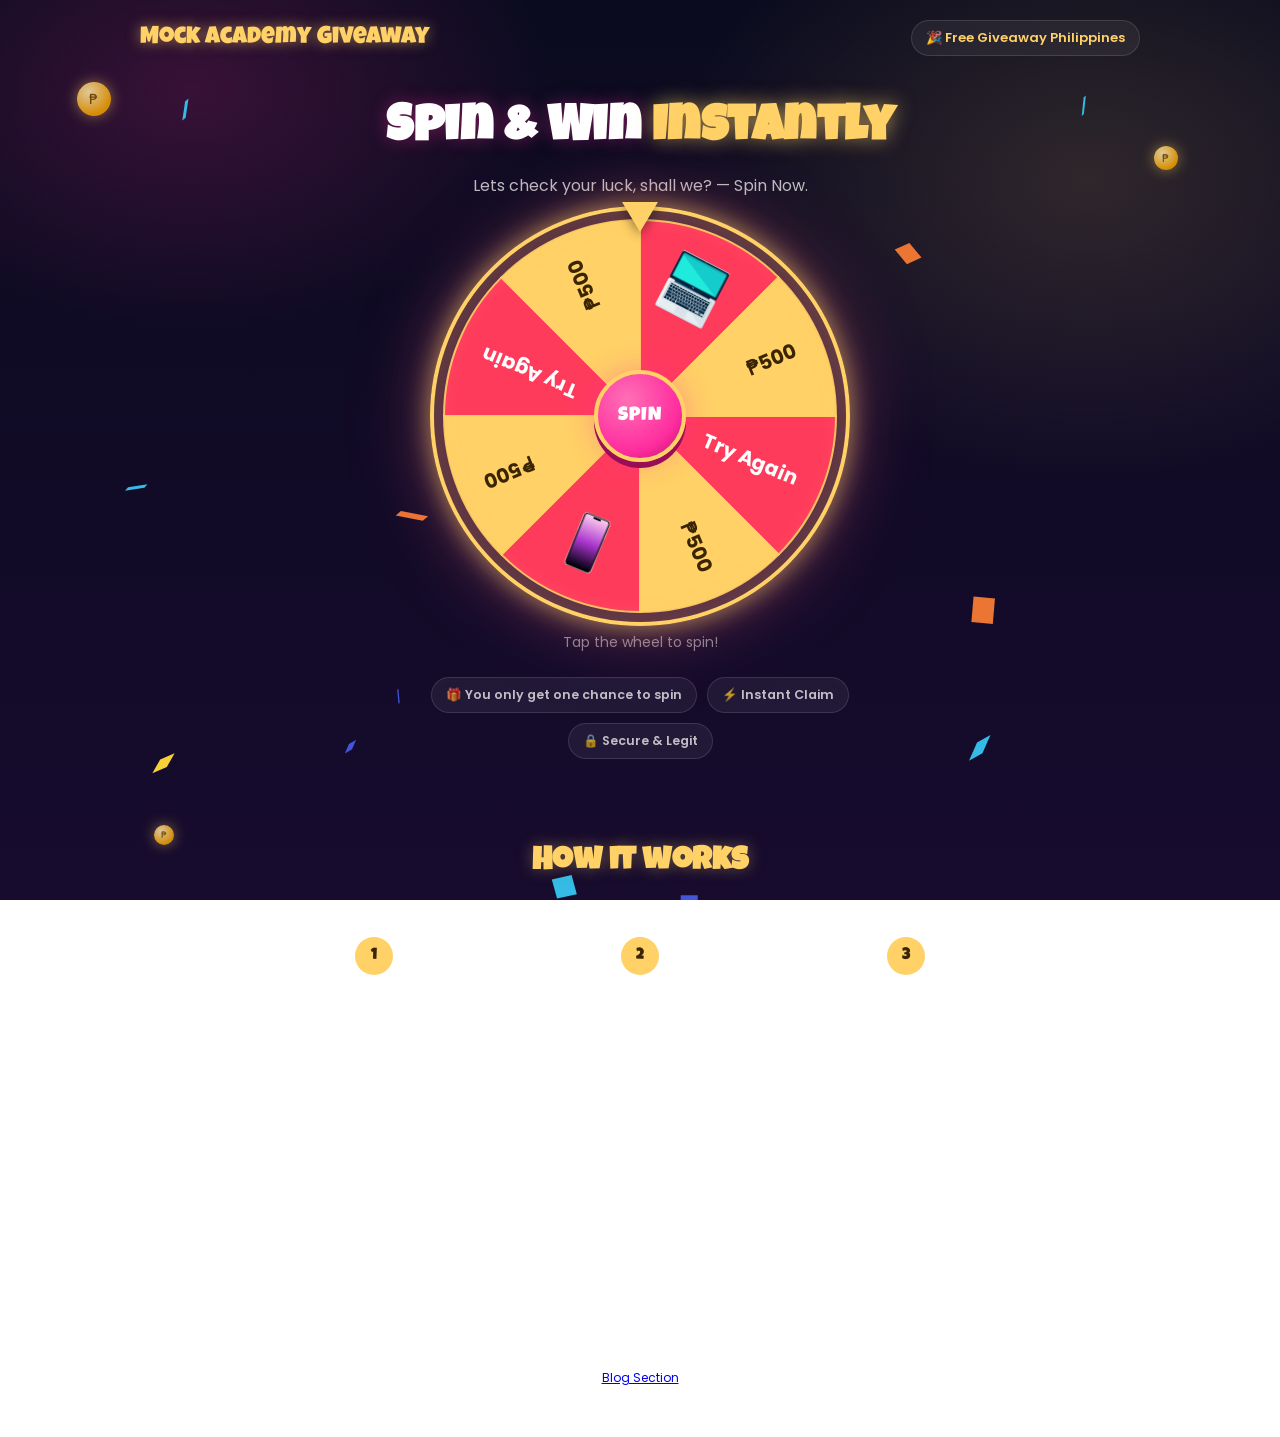
<file: index.html>
<!DOCTYPE html>
<html lang="en">

<head>
  <meta charset="UTF-8">
  <meta name="viewport" content="width=device-width, initial-scale=1.0">
  <title>Mock Academy Giveaway Philippines [Lets check your luck]</title>

<!-- SEO Meta Tags -->
<meta name="description" content="Spin & win exciting prizes with the Mock Academy Giveaway Philippines! Let's check your luck today">
<link rel="canonical" href="https://mockacademy.co.uk/">
<meta name="robots" content="index, follow">

<!-- Open Graph / Facebook -->
<meta property="og:title" content="Mock Academy Giveaway Philippines [Lets check your luck]">
<meta property="og:description" content="Spin & win exciting prizes with the Mock Academy Giveaway Philippines! Let's check your luck today">
<meta property="og:image" content="https://mockacademy.co.uk/og-image.jpg">
<meta property="og:url" content="https://mockacademy.co.uk/">
<meta property="og:type" content="website">
<meta property="og:locale" content="en_PH">

<!-- Twitter Card -->
<meta name="twitter:card" content="summary_large_image">
<meta name="twitter:title" content="Mock Academy Giveaway Philippines [Lets check your luck]">
<meta name="twitter:description" content="Spin & win exciting prizes with the Mock Academy Giveaway Philippines! Let's check your luck today">
<meta name="twitter:image" content="https://mockacademy.co.uk/og-image.jpg">

<!-- Favicon -->
<link rel="icon" type="image/png" href="./img/peso.png" sizes="32x32">

<!-- Structured Data -->
<script type="application/ld+json">
{
  "@context": "https://schema.org",
  "@type": "Organization",
  "name": "Mock Academy",
  "url": "https://mockacademy.co.uk/"
}
</script>
  <!--
  ============================================================
  Three files: index.html (this file), style.css, script.js
  All settings you'll actually want to change — redirect URL,
  prize amount, button text, headline copy — live in one place
  at the top of script.js, in the CONFIG object.
  ============================================================
-->

  <link rel="preconnect" href="https://fonts.googleapis.com">
  <link rel="preconnect" href="https://fonts.gstatic.com" crossorigin>
  <link href="https://fonts.googleapis.com/css2?family=Luckiest+Guy&family=Poppins:wght@400;500;600;700&display=swap"
    rel="stylesheet">
  <link rel="stylesheet" href="style.css">
</head>

<body>

  <header class="site-header">
    <div class="container">
      <div class="wordmark">Mock Academy Giveaway</span></div>
      <div class="badge-pill">🎉 Free Giveaway Philippines</div>
    </div>
  </header>

  <main>
    <section class="hero">
      <div class="coin c1">₱</div>
      <div class="coin c2">₱</div>
      <div class="coin c3">₱</div>

      <div class="container">
        <h1><span id="heroHeadlinePlain">Spin & Win </span><span class="accent" id="heroHeadlineAccent">Instantly</span>
        </h1>
        <p class="sub" id="heroSub">Lets check your luck, shall we? — Spin Now.</p>

        <div class="wheel-stage">
          <div class="wheel-wrap" id="wheelWrap">
            <div class="wheel-ring" aria-hidden="true"></div>
            <canvas id="wheel" aria-label="Prize wheel"></canvas>
            <div class="pointer" aria-hidden="true"></div>
            <button class="spin-btn" id="spinBtn">SPIN</button>
          </div>
          <p class="spin-hint" id="spinHint">Tap the wheel to spin!</p>
        </div>

        <div class="trust-row">
          <span class="trust-chip">🎁 You only get one chance to spin</span>
          <span class="trust-chip">⚡ Instant Claim</span>
          <span class="trust-chip">🔒 Secure &amp; Legit</span>
        </div>
      </div>
    </section>

    <section class="how">
      <div class="container">
        <h2>How it works</h2>
        <ol class="steps">
          <li>
            <div class="step-num">1</div>
            <h4>Spin the wheel</h4>
            <p>One tap, no sign-up needed to play.</p>
          </li>
          <li>
            <div class="step-num">2</div>
            <h4>Reveal your gift</h4>
            <p>The wheel can land on Iphone, Laptop or a ₱500 prize.</p>
          </li>
          <li>
            <div class="step-num">3</div>
            <h4>Claim instantly</h4>
            <p>Enter your details and you're done.</p>
          </li>
        </ol>
      </div>
    </section>

    <footer>
      <p>MockAcademy is owned and operated by PB Group Holding Limitada (Registration number: 3-102-931594), registered
        address: Province 01 San Jose, Canton 01 San Jose, Carmen District, Escalante Neighborhood, Seventh Avenue,
        29St, 29th Building, AG Corporate Center. Contact us at services@mockacademy.com. MockAcademy is licensed and
        regulated by the Government of the Autonomous Island of Anjouan, Union of Comoros and operates under License No.
        ALSI-20w508017-F11. MockAcademy has passed all regulatory compliance and is legally authorized to conduct gaming
        operations for any and all games of chance and wagering.</p>
      <p>18+ only. Please play responsibly. Terms &amp; Conditions apply.</p>
      <p>&copy; <span id="year"></span> MockAcademy</p>
      <p><a href="./blog/mock-academy-giveaway-philippines.html">Blog Section</a></p>
    </footer>
  </main>

  <div class="modal-overlay" id="modalOverlay">
    <div class="modal-card">
      <canvas id="confettiCanvas"></canvas>
      <button class="modal-close" id="modalClose" aria-label="Close">&times;</button>
      <p class="modal-kicker" id="modalKicker">Congratulations!</p>
      <p class="modal-prize" id="modalPrize">₱500</p>
      <p class="modal-msg" id="modalMessage">You've won a ₱500 Bonus. Enter your details below to claim it
        instantly.</p>

      <form class="claim-form" id="claimForm" novalidate>
        <div>
          <label for="nameInput">Full name</label>
          <input id="nameInput" type="text" placeholder="Juan Dela Cruz" autocomplete="name">
          <p class="field-error" id="nameError"></p>
        </div>
        <div>
          <label for="mobileInput">Mobile number</label>
          <input id="mobileInput" type="tel" placeholder="09XX XXX XXXX" autocomplete="tel">
          <p class="field-error" id="mobileError"></p>
        </div>
        <button type="submit" class="claim-cta" id="claimBtn">Claim ₱500 Now</button>
      </form>

      <p class="modal-fine">By claiming this bonus you agree to our Terms &amp; Conditions. 18+ only. Please gamble
        responsibly.</p>
    </div>
  </div>

  <script src="script.js"></script>
</body>
</html>
</file>
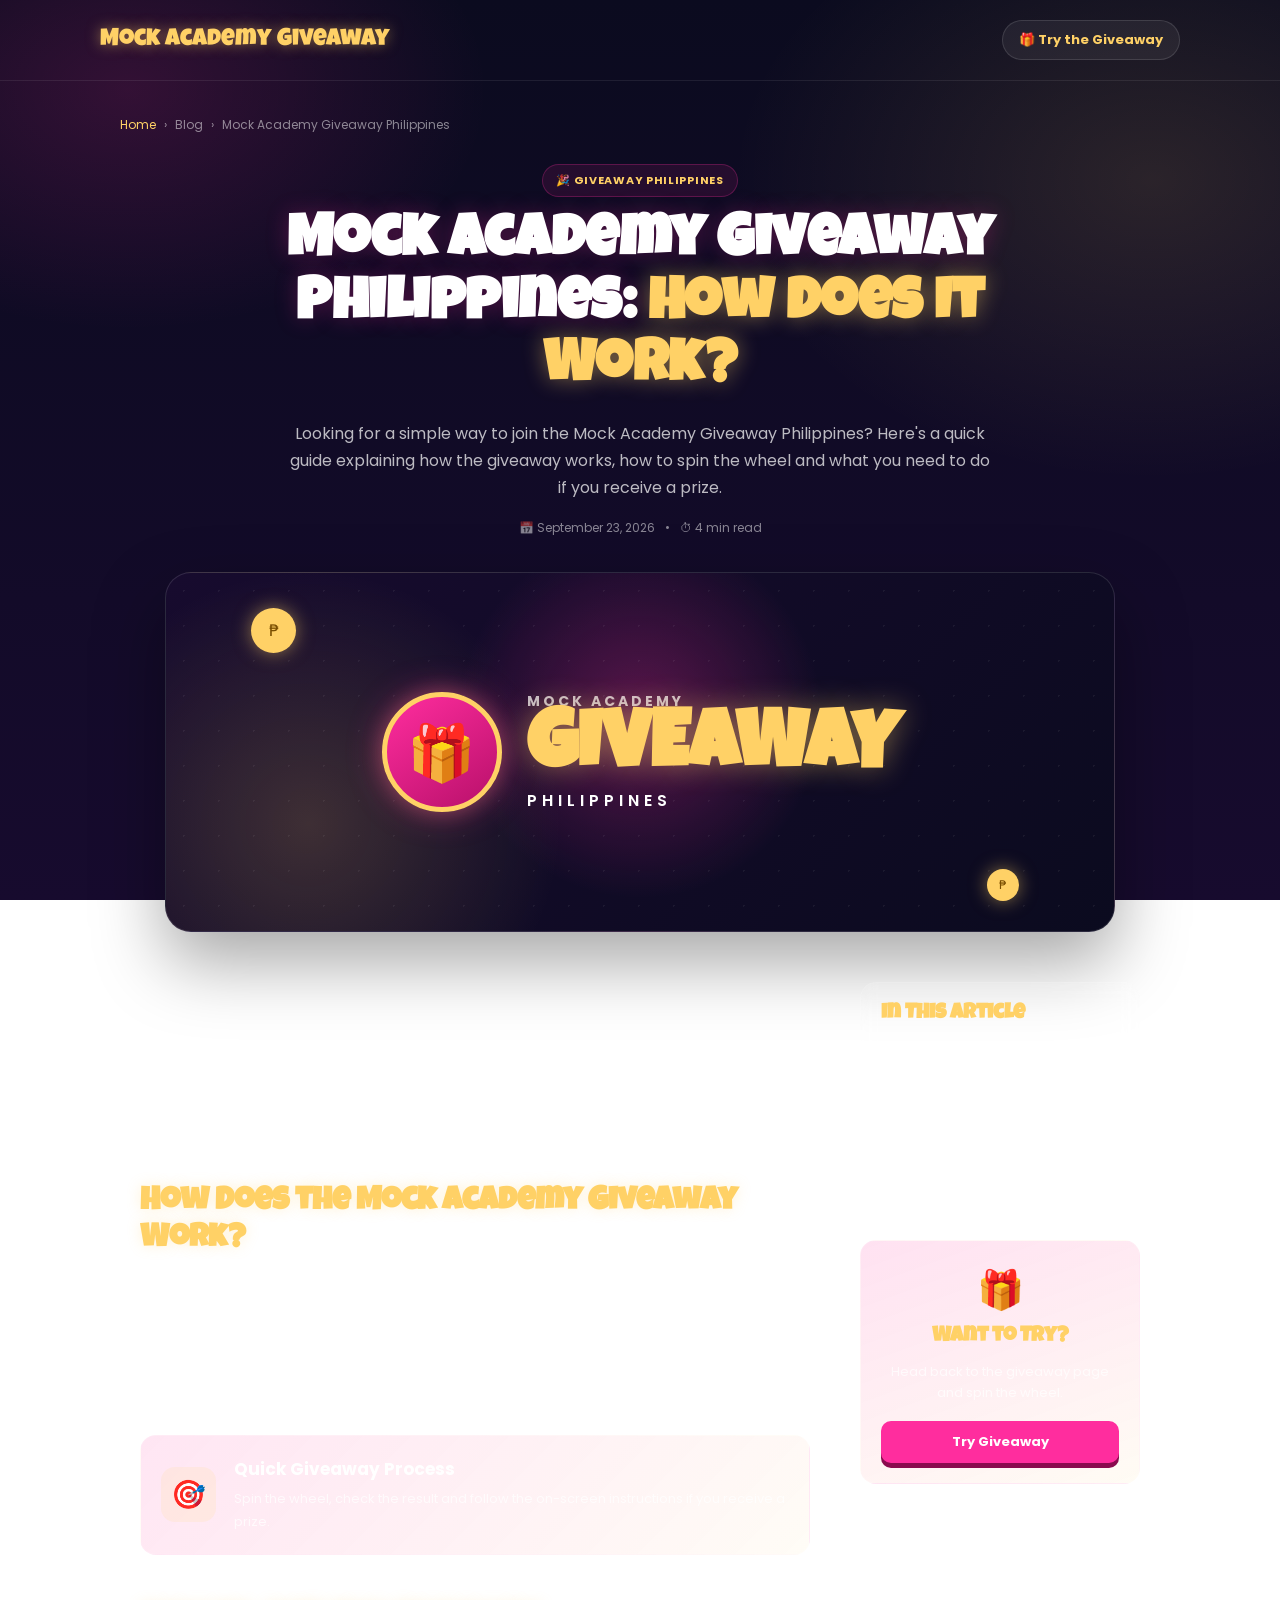
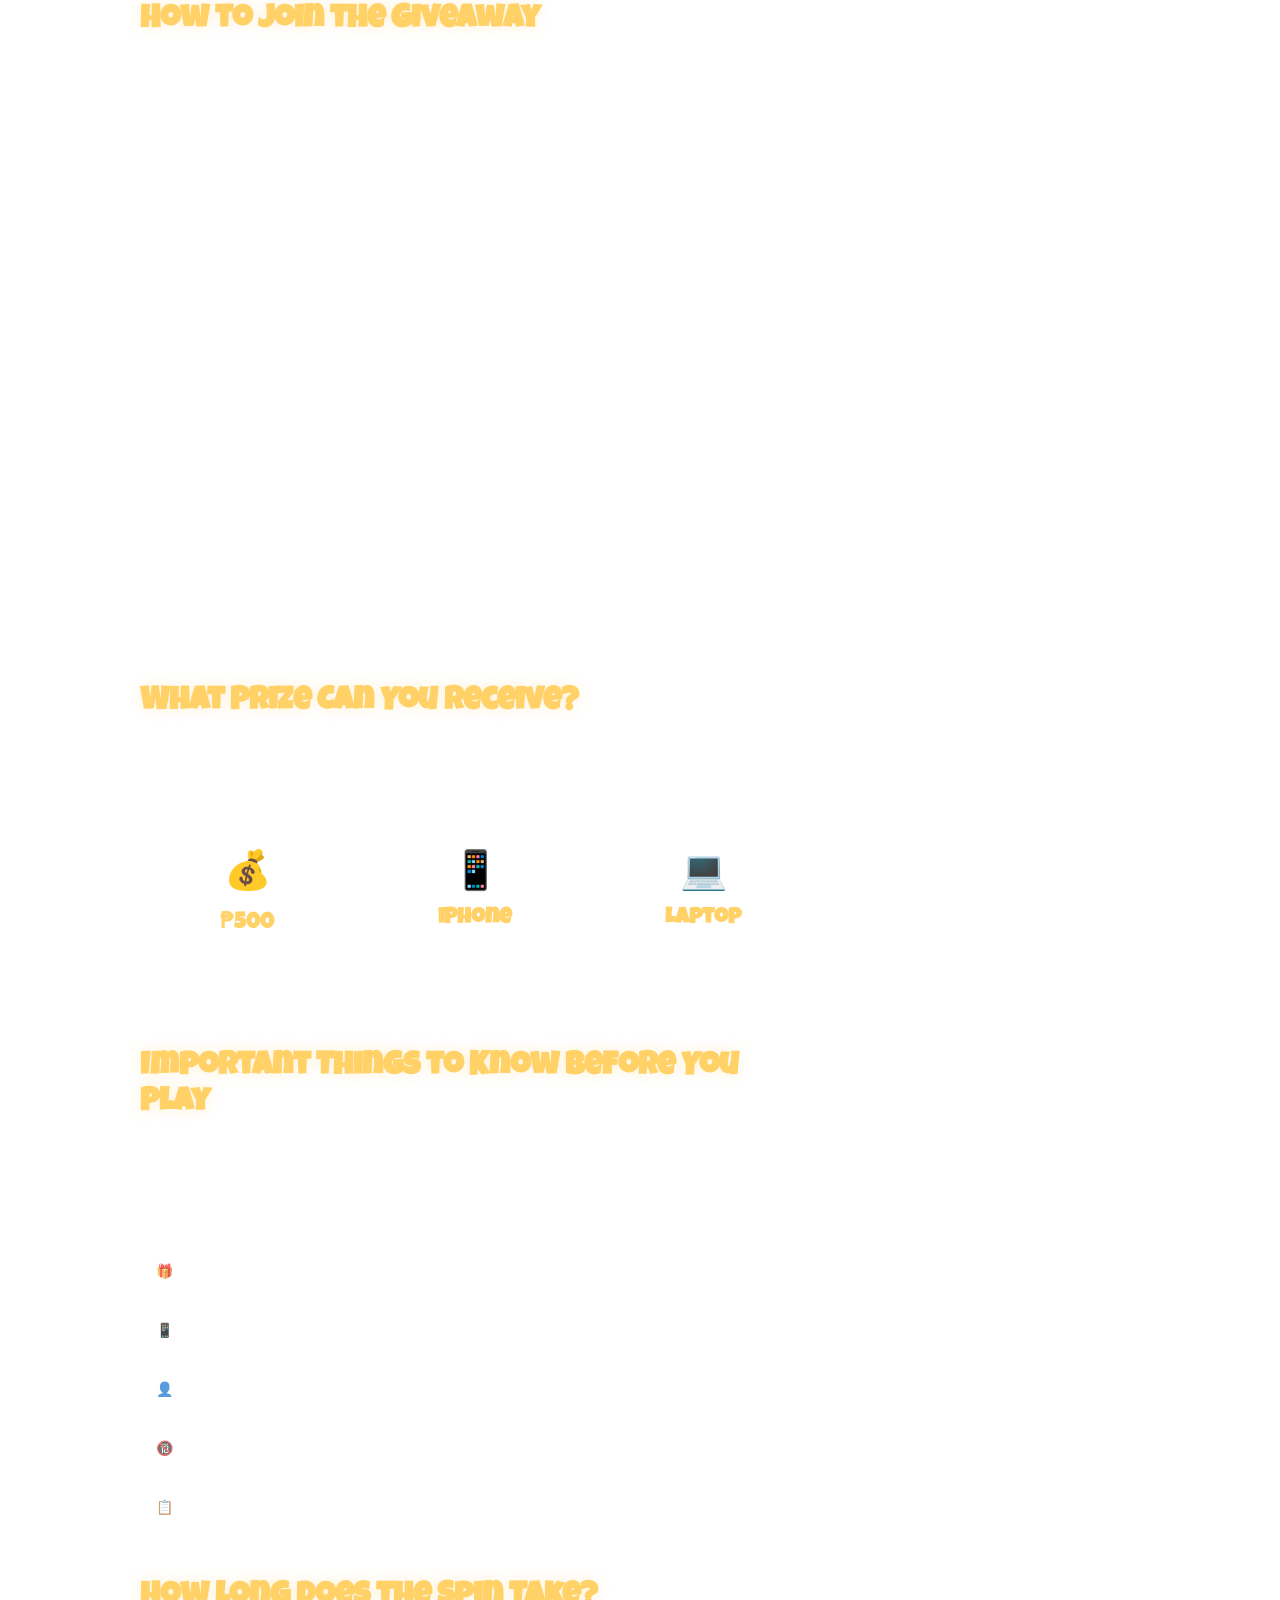
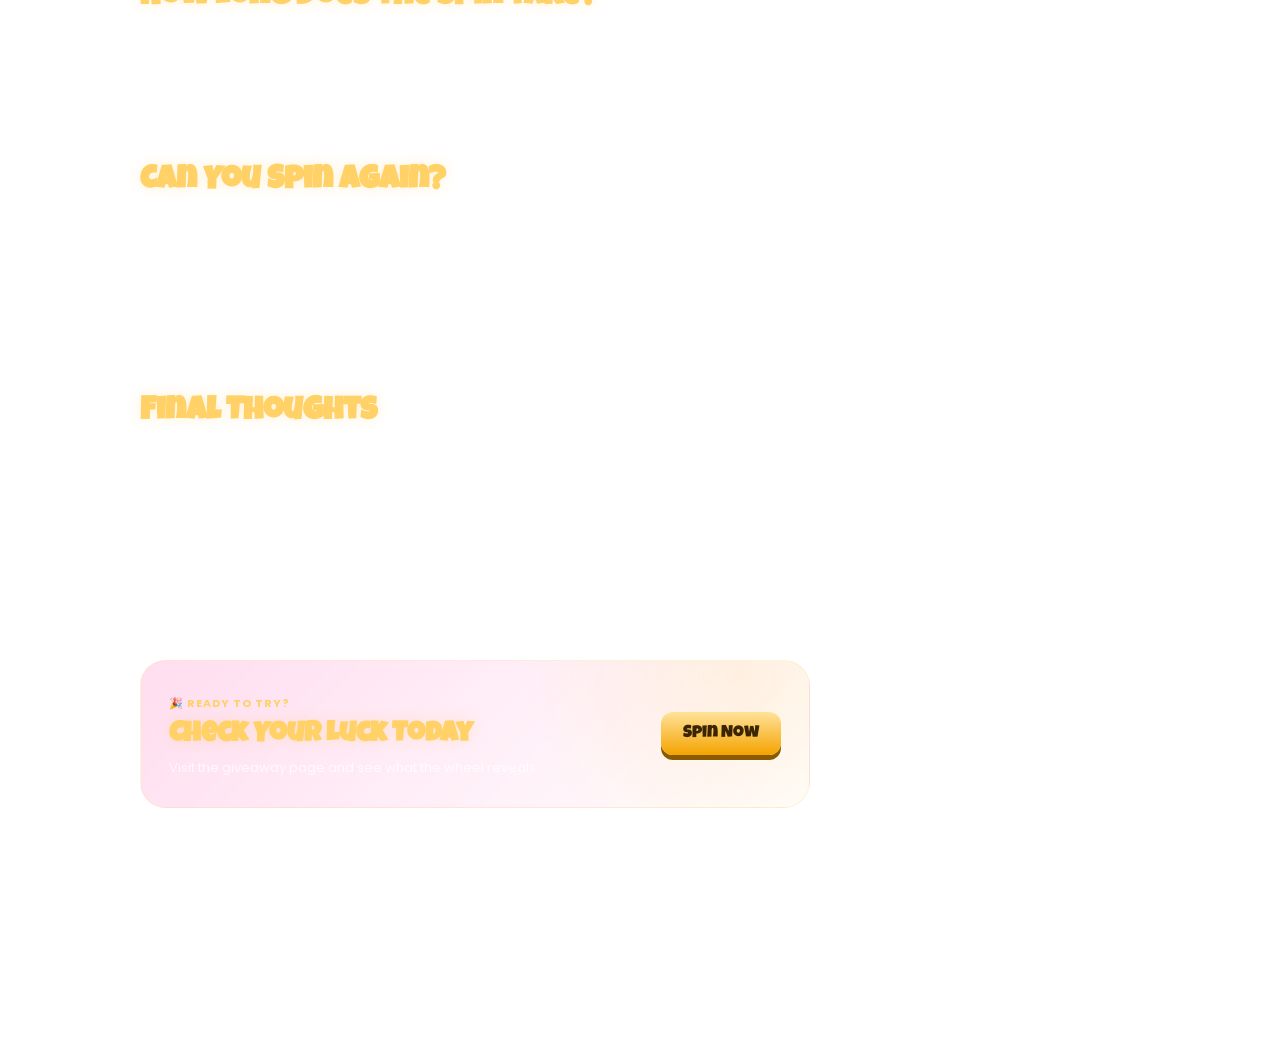
<file: blog/index.html>
<!DOCTYPE html>
<html lang="en">

<head>
  <meta charset="UTF-8">
  <meta name="viewport" content="width=device-width, initial-scale=1.0">

  <title>Mock Academy Giveaway Philippines: How the Giveaway Works</title>

  <meta name="description"
    content="Learn how the Mock Academy Giveaway Philippines works, how to join, what prizes are available and how to claim your giveaway reward.">

  <link rel="canonical" href="https://mockacademy.co.uk/blog/mock-academy-giveaway-philippines/">
  <meta name="robots" content="index, follow">

  <!-- Open Graph -->
  <meta property="og:title" content="Mock Academy Giveaway Philippines: How the Giveaway Works">
  <meta property="og:description"
    content="Learn how the Mock Academy Giveaway Philippines works, available prizes and how to claim your reward.">
  <meta property="og:image" content="https://mockacademy.co.uk/og-image.jpg">
  <meta property="og:url"
    content="https://mockacademy.co.uk/blog/mock-academy-giveaway-philippines/">
  <meta property="og:type" content="article">
  <meta property="og:locale" content="en_PH">

  <!-- Twitter -->
  <meta name="twitter:card" content="summary_large_image">
  <meta name="twitter:title" content="Mock Academy Giveaway Philippines: How the Giveaway Works">
  <meta name="twitter:description"
    content="Learn how the Mock Academy Giveaway Philippines works, available prizes and how to claim your reward.">
  <meta name="twitter:image" content="https://mockacademy.co.uk/og-image.jpg">

  <link rel="icon" type="image/png" href="../img/peso.png" sizes="32x32">

  <!-- Fonts -->
  <link rel="preconnect" href="https://fonts.googleapis.com">
  <link rel="preconnect" href="https://fonts.gstatic.com" crossorigin>

  <link
    href="https://fonts.googleapis.com/css2?family=Luckiest+Guy&family=Poppins:wght@400;500;600;700&display=swap"
    rel="stylesheet">

  <link rel="stylesheet" href="blog.css">

  <!-- Article Schema -->
  <script type="application/ld+json">
  {
    "@context": "https://schema.org",
    "@type": "Article",
    "headline": "Mock Academy Giveaway Philippines: How the Giveaway Works",
    "description": "Learn how the Mock Academy Giveaway Philippines works, available prizes and how to claim your reward.",
    "image": "https://mockacademy.co.uk/og-image.jpg",
    "author": {
      "@type": "Organization",
      "name": "Mock Academy"
    },
    "publisher": {
      "@type": "Organization",
      "name": "Mock Academy",
      "url": "https://mockacademy.co.uk/"
    },
    "mainEntityOfPage": {
      "@type": "WebPage",
      "@id": "https://mockacademy.co.uk/blog/mock-academy-giveaway-philippines/"
    }
  }
  </script>
</head>

<body>

  <!-- Header -->
  <header class="blog-header">
    <div class="blog-container header-inner">

      <a href="../index.html" class="brand">
        Mock Academy Giveaway
      </a>

      <a href="../index.html" class="play-button">
        🎁 Try the Giveaway
      </a>

    </div>
  </header>


  <!-- Main Article -->
  <main>

    <article class="article-wrapper">

      <!-- Breadcrumb -->
      <nav class="breadcrumbs" aria-label="Breadcrumb">
        <a href="../index.html">Home</a>
        <span>›</span>
        <span>Blog</span>
        <span>›</span>
        <span>Mock Academy Giveaway Philippines</span>
      </nav>


      <!-- Article Header -->
      <header class="article-header">

        <div class="category">
          🎉 GIVEAWAY PHILIPPINES
        </div>

        <h1>
          Mock Academy Giveaway Philippines:
          <span>How Does It Work?</span>
        </h1>

        <p class="article-intro">
          Looking for a simple way to join the Mock Academy Giveaway Philippines?
          Here's a quick guide explaining how the giveaway works, how to spin the
          wheel and what you need to do if you receive a prize.
        </p>

        <div class="article-meta">
          <span>📅 September 23, 2026</span>
          <span>•</span>
          <span>⏱ 4 min read</span>
        </div>

      </header>


      <!-- Featured Image -->
      <div class="featured-image">

        <div class="featured-decoration coin-one">₱</div>
        <div class="featured-decoration coin-two">₱</div>

        <div class="featured-content">

          <div class="gift-icon">🎁</div>

          <div>
            <small>MOCK ACADEMY</small>
            <strong>GIVEAWAY</strong>
            <span>PHILIPPINES</span>
          </div>

        </div>

      </div>


      <!-- Article Content -->
      <div class="article-layout">

        <div class="article-content">

          <p>
            The <strong>Mock Academy Giveaway Philippines</strong> gives visitors
            an opportunity to try a simple spin-and-win experience. Instead of
            completing a long registration process before playing, the giveaway
            page lets visitors spin the prize wheel directly.
          </p>

          <p>
            The page is designed around a quick three-step process:
            <strong>spin the wheel, reveal the result and complete the claim
            process</strong>.
          </p>


          <h2>How Does the Mock Academy Giveaway Work?</h2>

          <p>
            The giveaway uses a digital prize wheel. When you press the
            <strong>SPIN</strong> button, the wheel rotates and displays the
            result through the giveaway interface.
          </p>

          <p>
            The current wheel contains eight visual sections, including cash
            prize sections and gift-image sections. The page's configuration
            identifies the cash prize as <strong>₱500</strong>.
          </p>


          <div class="info-card">

            <div class="info-icon">🎯</div>

            <div>
              <h3>Quick Giveaway Process</h3>
              <p>
                Spin the wheel, check the result and follow the on-screen
                instructions if you receive a prize.
              </p>
            </div>

          </div>


          <h2>How to Join the Giveaway</h2>

          <h3>1. Open the Giveaway Page</h3>

          <p>
            Start by opening the Mock Academy Giveaway page. The main page
            displays the giveaway wheel together with the spin button and
            information about the promotion.
          </p>


          <h3>2. Spin the Wheel</h3>

          <p>
            Press the <strong>SPIN</strong> button in the centre of the wheel.
            The wheel animation runs before displaying the giveaway result.
          </p>

          <p>
            According to the current page setup, visitors can only spin once.
            The site also stores the completed spin status in the browser so
            that the wheel becomes unavailable after the attempt.
          </p>


          <h3>3. Check Your Result</h3>

          <p>
            Once the wheel stops, a result window appears. The current setup
            displays a congratulations message and identifies the prize as
            <strong>₱500</strong>.
          </p>


          <h3>4. Complete the Claim Form</h3>

          <p>
            If you receive a claimable prize, the page asks for basic details
            through the claim form. The current form requests your
            <strong>full name</strong> and <strong>mobile number</strong>.
          </p>


          <h2>What Prize Can You Receive?</h2>

          <p>
            The giveaway wheel currently includes several visual sections.
            These include ₱500 sections together with gift-image sections.
          </p>

          <div class="prize-grid">

            <div class="prize-card">
              <div class="prize-icon">💰</div>
              <h3>₱500</h3>
              <p>Cash prize section</p>
            </div>

            <div class="prize-card">
              <div class="prize-icon">📱</div>
              <h3>iPhone</h3>
              <p>Gift image shown on the wheel</p>
            </div>

            <div class="prize-card">
              <div class="prize-icon">💻</div>
              <h3>Laptop</h3>
              <p>Gift image shown on the wheel</p>
            </div>

          </div>


          <h2>Important Things to Know Before You Play</h2>

          <p>
            Before participating, take a moment to read the information
            displayed on the giveaway page. The page states that players have
            one chance to spin and that the claim process requires basic
            personal information.
          </p>

          <ul class="check-list">
            <li>🎁 You only get one spin.</li>
            <li>📱 A mobile number is requested for the claim form.</li>
            <li>👤 A full name is requested before claiming.</li>
            <li>🔞 The page states that participation is for 18+ users.</li>
            <li>📋 Read the applicable terms and conditions before claiming.</li>
          </ul>


          <h2>How Long Does the Spin Take?</h2>

          <p>
            The wheel animation is designed to last several seconds before the
            result window appears. This creates the visual experience of a
            physical prize wheel while keeping the process simple on both
            desktop and mobile devices.
          </p>


          <h2>Can You Spin Again?</h2>

          <p>
            The current website configuration is designed for one spin per
            browser session. After a completed spin, the page records the
            completed state and disables the spin button.
          </p>

          <p>
            This means you should check your result carefully and follow the
            claim instructions shown on the page rather than expecting to
            receive another spin immediately.
          </p>


          <h2>Final Thoughts</h2>

          <p>
            The <strong>Mock Academy Giveaway Philippines</strong> is built
            around a straightforward spin-and-win format. Visitors can open
            the page, spin the wheel, view the result and, where applicable,
            complete the claim form.
          </p>

          <p>
            If you're interested in trying the giveaway, make sure you read
            the information and applicable terms on the page before
            participating.
          </p>


          <!-- CTA -->
          <div class="article-cta">

            <div>
              <span>🎉 READY TO TRY?</span>

              <h2>
                Check Your Luck Today
              </h2>

              <p>
                Visit the giveaway page and see what the wheel reveals.
              </p>
            </div>

            <a href="../index.html">
              Spin Now
            </a>

          </div>

        </div>


        <!-- Sidebar -->
        <aside class="article-sidebar">

          <div class="sidebar-card">

            <h3>In This Article</h3>

            <a href="#how">How the giveaway works</a>
            <a href="#join">How to join</a>
            <a href="#prizes">Available prizes</a>
            <a href="#important">Things to know</a>

          </div>


          <div class="sidebar-card highlight">

            <div class="sidebar-icon">🎁</div>

            <h3>Want to Try?</h3>

            <p>
              Head back to the giveaway page and spin the wheel.
            </p>

            <a href="../index.html" class="sidebar-button">
              Try Giveaway
            </a>

          </div>

        </aside>

      </div>

    </article>

  </main>


  <!-- Footer -->
  <footer class="blog-footer">

    <div class="blog-container">

      <p>
        MockAcademy is owned and operated by PB Group Holding Limitada
        (Registration number: 3-102-931594).
      </p>

      <p>
        18+ only. Please play responsibly. Terms &amp; Conditions apply.
      </p>

      <p>
        &copy; 2026 MockAcademy
      </p>

    </div>

  </footer>

</body>
</html>
</file>
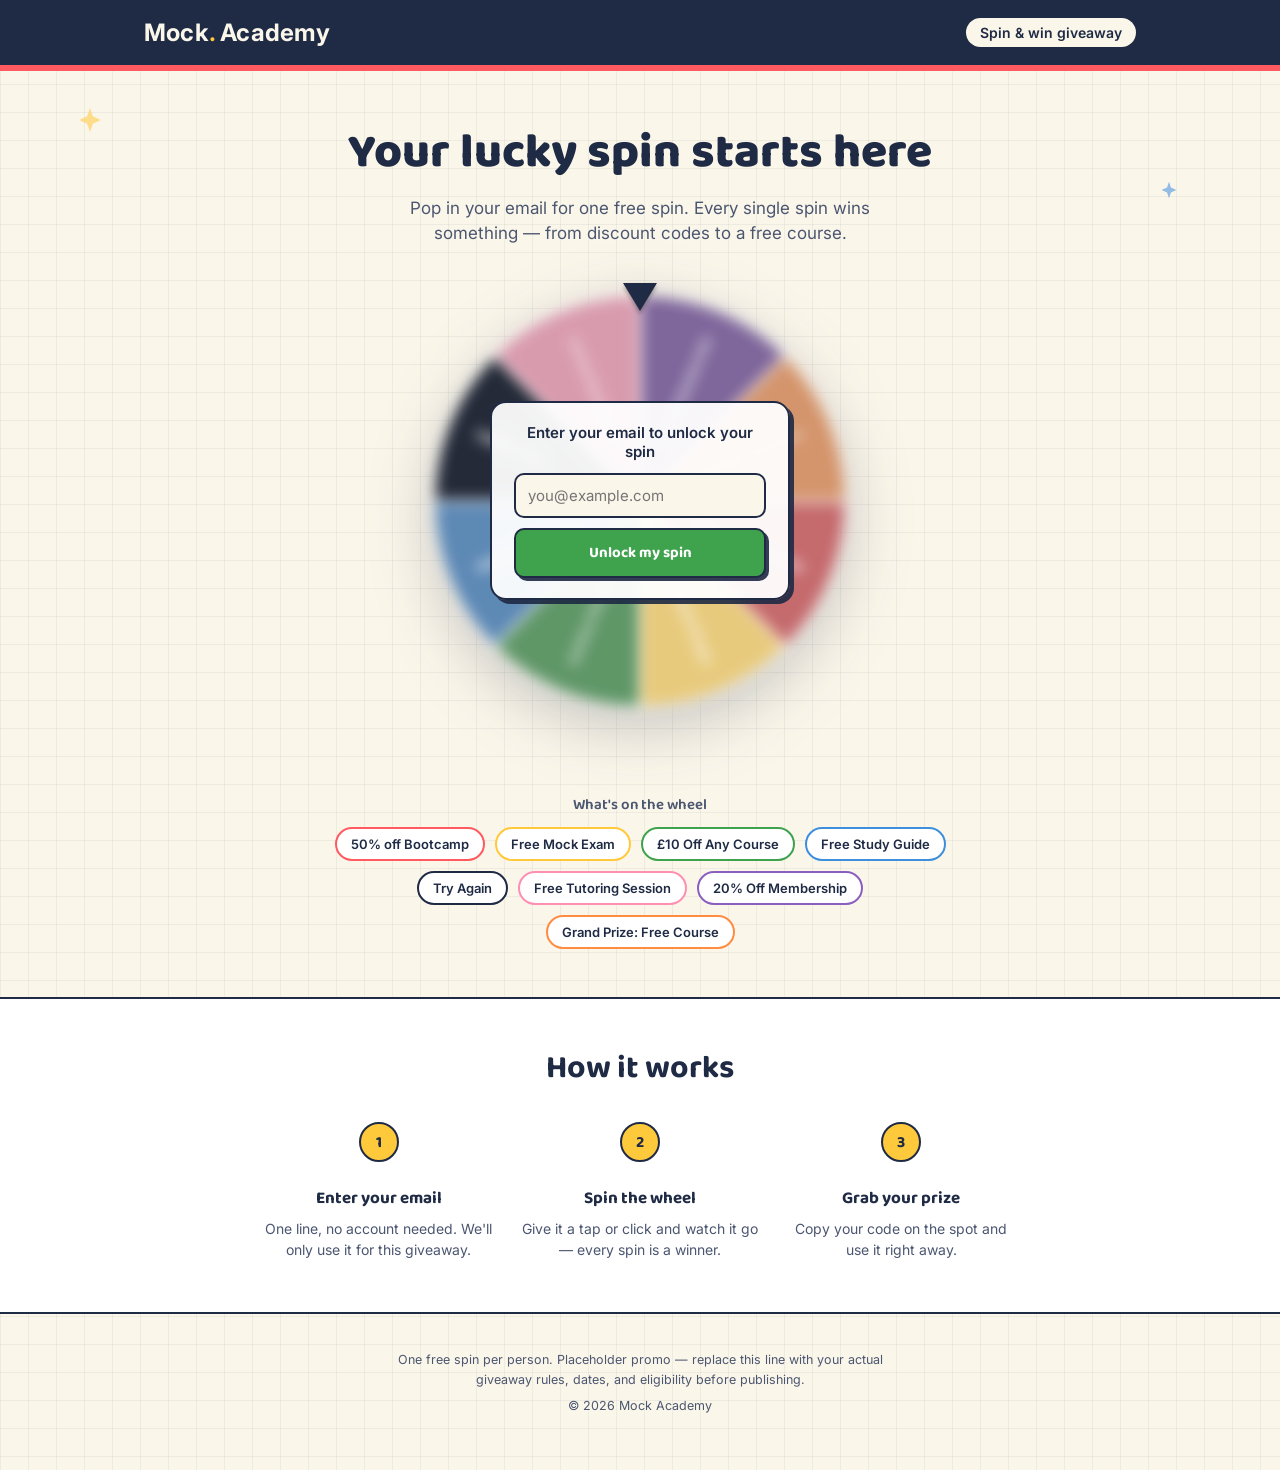
<file: mock-academy-giveaway-wheel.html>
<!DOCTYPE html>
<html lang="en">
<head>
<meta charset="UTF-8">
<meta name="viewport" content="width=device-width, initial-scale=1.0">
<title>Mock Academy — Spin & Win</title>

<!--
  ============================================================
  EDIT ME FIRST — quick customization guide
  ============================================================
  1. PRIZES array (in the <script> near the bottom): change label,
     weight (higher = more likely), and code for each wedge.
     Keep it at 6-10 prizes for a readable wheel.
  2. Colors: edit the CSS variables in :root below.
  3. Copy: header wordmark, hero heading/subheading, "how it
     works" steps, and footer fine print are all plain text —
     find/replace freely.
  4. Lead capture: this page collects an email in-browser only.
     Nothing is sent or saved anywhere yet. To actually receive
     entries, point the "Unlock My Spin" button at a real form
     handler — e.g. a WordPress form plugin (WPForms/Gravity
     Forms), a Zapier/Make webhook, or a Mailchimp/Google Sheets
     integration. Search for "TODO: connect real form handler"
     below.
  5. To embed in WordPress: paste this whole file into a
     "Custom HTML" block, or use it as a full page template.
  ============================================================
-->

<link rel="preconnect" href="https://fonts.googleapis.com">
<link rel="preconnect" href="https://fonts.gstatic.com" crossorigin>
<link href="https://fonts.googleapis.com/css2?family=Baloo+2:wght@500;600;700;800&family=Inter:wght@400;500;600;700&display=swap" rel="stylesheet">

<style>
  :root{
    --paper: #FBF6EA;
    --paper-line: rgba(31,42,68,0.06);
    --ink: #1F2A44;
    --ink-soft: #4B5670;
    --coral: #FF5A5F;
    --yellow: #FFC93C;
    --green: #3FA34D;
    --blue: #3E8EDE;
    --pink: #FF8FB1;
    --purple: #8B5FBF;
    --orange: #FF8C42;
    --teal: #2FB6A5;
    --white: #FFFFFF;
    --shadow-hard: 4px 4px 0 rgba(31,42,68,0.9);
    --radius-lg: 28px;
    --radius-md: 16px;
  }

  *{ box-sizing:border-box; }

  html{ scroll-behavior:smooth; }

  body{
    margin:0;
    font-family:'Inter', sans-serif;
    color:var(--ink);
    background-color:var(--paper);
    background-image:
      linear-gradient(var(--paper-line) 1px, transparent 1px),
      linear-gradient(90deg, var(--paper-line) 1px, transparent 1px);
    background-size: 28px 28px;
    -webkit-font-smoothing:antialiased;
  }

  h1,h2,h3, .display{
    font-family:'Baloo 2', sans-serif;
    margin:0;
    line-height:1.1;
  }

  p{ margin:0; }

  a{ color:inherit; }

  button{ font-family:inherit; cursor:pointer; }

  :focus-visible{
    outline: 3px solid var(--blue);
    outline-offset: 3px;
  }

  .container{
    max-width:1040px;
    margin:0 auto;
    padding:0 24px;
  }

  /* ---------- Header ---------- */
  .site-header{
    background:var(--ink);
    color:var(--paper);
    padding:18px 0;
    border-bottom:6px solid var(--coral);
  }
  .site-header .container{
    display:flex;
    align-items:center;
    justify-content:space-between;
    gap:16px;
    flex-wrap:wrap;
  }
  .wordmark{
    font-size:24px;
    font-weight:700;
    letter-spacing:0.2px;
  }
  .wordmark span{ color:var(--yellow); }
  .tag-pill{
    background:var(--paper);
    color:var(--ink);
    font-size:14px;
    font-weight:600;
    padding:6px 14px;
    border-radius:999px;
  }

  /* ---------- Hero ---------- */
  .hero{
    padding:56px 0 40px;
    text-align:center;
    position:relative;
  }
  .hero h1{
    font-size:clamp(30px, 5vw, 48px);
    font-weight:800;
    max-width:640px;
    margin:0 auto;
  }
  .hero .sub{
    max-width:480px;
    margin:16px auto 0;
    font-size:17px;
    color:var(--ink-soft);
    line-height:1.5;
  }

  .doodle{
    position:absolute;
    opacity:0.55;
    pointer-events:none;
  }
  .doodle.star-1{ top:36px; left:6%; width:26px; }
  .doodle.star-2{ top:110px; right:8%; width:18px; }

  /* ---------- Wheel ---------- */
  .wheel-stage{
    margin:44px auto 0;
    position:relative;
    width:min(420px, 90vw);
  }
  .wheel-wrap{
    position:relative;
    width:100%;
    aspect-ratio:1/1;
    margin:0 auto;
    filter:drop-shadow(0 18px 30px rgba(31,42,68,0.25));
  }
  .wheel-wrap canvas{
    width:100%;
    height:100%;
    display:block;
    border-radius:50%;
    transition:filter 0.35s ease;
  }
  .wheel-wrap.locked canvas{
    filter:blur(7px) saturate(0.55);
  }

  .pointer{
    position:absolute;
    top:-8px;
    left:50%;
    width:0;
    height:0;
    transform:translateX(-50%);
    border-left:17px solid transparent;
    border-right:17px solid transparent;
    border-top:28px solid var(--ink);
    filter:drop-shadow(0 3px 2px rgba(0,0,0,0.3));
    z-index:6;
  }

  .spin-btn{
    position:absolute;
    top:50%;
    left:50%;
    transform:translate(-50%,-50%);
    width:84px;
    height:84px;
    border-radius:50%;
    background:var(--coral);
    color:var(--white);
    border:4px solid var(--paper);
    box-shadow:0 0 0 3px var(--ink);
    font-family:'Baloo 2', sans-serif;
    font-weight:700;
    font-size:17px;
    letter-spacing:0.4px;
    display:none;
    align-items:center;
    justify-content:center;
    z-index:4;
    transition:transform 0.15s ease, background 0.15s ease;
  }
  .spin-btn.visible{ display:flex; }
  .spin-btn:hover:not(:disabled){ transform:translate(-50%,-50%) scale(1.05); }
  .spin-btn:active:not(:disabled){ transform:translate(-50%,-50%) scale(0.96); }
  .spin-btn:disabled{ background:var(--ink-soft); cursor:not-allowed; }

  .gate-overlay{
    position:absolute;
    inset:0;
    display:flex;
    align-items:center;
    justify-content:center;
    z-index:5;
  }
  .gate-card{
    background:rgba(255,255,255,0.94);
    border:2px solid var(--ink);
    border-radius:var(--radius-md);
    box-shadow:var(--shadow-hard);
    padding:20px 22px;
    width:min(300px, 78%);
    text-align:center;
  }
  .gate-card p{
    font-size:15px;
    font-weight:600;
    margin-bottom:12px;
  }
  .gate-form{
    display:flex;
    flex-direction:column;
    gap:10px;
  }
  .gate-form input{
    font-family:'Inter', sans-serif;
    font-size:15px;
    padding:11px 12px;
    border-radius:10px;
    border:2px solid var(--ink);
    background:var(--paper);
  }
  .gate-form button{
    font-family:'Baloo 2', sans-serif;
    font-size:15px;
    font-weight:700;
    padding:11px 12px;
    border-radius:10px;
    border:2px solid var(--ink);
    background:var(--green);
    color:var(--white);
    box-shadow:3px 3px 0 rgba(31,42,68,0.9);
    transition:transform 0.12s ease;
  }
  .gate-form button:hover{ transform:translateY(-1px); }
  .gate-form button:active{ transform:translateY(1px); box-shadow:1px 1px 0 rgba(31,42,68,0.9); }
  .gate-error{
    color:var(--coral);
    font-size:13px;
    font-weight:600;
    margin-top:8px;
  }

  .spin-hint{
    text-align:center;
    margin-top:18px;
    font-size:14px;
    color:var(--ink-soft);
    min-height:20px;
  }

  /* ---------- Prize chips ---------- */
  .prizes-preview{
    padding:8px 0 48px;
    text-align:center;
  }
  .prizes-preview h3{
    font-size:15px;
    font-weight:600;
    color:var(--ink-soft);
    margin-bottom:14px;
  }
  .chip-row{
    display:flex;
    flex-wrap:wrap;
    gap:10px;
    justify-content:center;
    max-width:640px;
    margin:0 auto;
  }
  .chip{
    font-size:13px;
    font-weight:600;
    padding:7px 14px;
    border-radius:999px;
    border:2px solid var(--ink);
    background:var(--white);
  }

  /* ---------- How it works ---------- */
  .how{
    background:var(--white);
    border-top:2px solid var(--ink);
    border-bottom:2px solid var(--ink);
    padding:52px 0;
  }
  .how h2{
    text-align:center;
    font-size:clamp(24px,3.4vw,32px);
    margin-bottom:36px;
  }
  .steps{
    list-style:none;
    margin:0 auto;
    padding:0;
    max-width:760px;
    display:grid;
    grid-template-columns:repeat(3, 1fr);
    gap:24px;
  }
  .steps li{
    text-align:center;
  }
  .step-num{
    width:40px;
    height:40px;
    border-radius:50%;
    background:var(--yellow);
    border:2px solid var(--ink);
    display:flex;
    align-items:center;
    justify-content:center;
    font-family:'Baloo 2', sans-serif;
    font-weight:700;
    margin:0 auto 12px;
  }
  .steps h4{
    font-family:'Baloo 2', sans-serif;
    font-size:17px;
    margin-bottom:6px;
  }
  .steps p{
    font-size:14px;
    color:var(--ink-soft);
    line-height:1.5;
  }

  /* ---------- Footer ---------- */
  footer{
    padding:36px 0 48px;
    text-align:center;
  }
  footer p{
    font-size:12.5px;
    color:var(--ink-soft);
    max-width:520px;
    margin:0 auto 6px;
    line-height:1.6;
  }

  /* ---------- Result modal ---------- */
  .modal-overlay{
    position:fixed;
    inset:0;
    background:rgba(31,42,68,0.55);
    backdrop-filter:blur(3px);
    display:none;
    align-items:center;
    justify-content:center;
    z-index:50;
    padding:20px;
  }
  .modal-overlay.open{ display:flex; }
  .modal-card{
    position:relative;
    background:var(--paper);
    border:2px solid var(--ink);
    border-radius:var(--radius-lg);
    box-shadow:var(--shadow-hard);
    max-width:380px;
    width:100%;
    padding:32px 26px 28px;
    text-align:center;
    overflow:hidden;
  }
  .modal-close{
    position:absolute;
    top:12px;
    right:14px;
    background:none;
    border:none;
    font-size:20px;
    font-weight:700;
    color:var(--ink-soft);
    line-height:1;
    padding:4px;
  }
  .modal-kicker{
    font-size:14px;
    font-weight:600;
    color:var(--ink-soft);
    margin-bottom:6px;
  }
  .modal-card h3{
    font-size:26px;
    margin-bottom:14px;
  }
  .ticket{
    border:2px dashed var(--ink);
    border-radius:12px;
    padding:12px 10px;
    margin:0 auto 18px;
    background:var(--white);
    max-width:220px;
  }
  .ticket .code{
    font-family:'Baloo 2', sans-serif;
    font-size:20px;
    font-weight:700;
    letter-spacing:1px;
  }
  .modal-cta{
    font-family:'Baloo 2', sans-serif;
    font-weight:700;
    font-size:15px;
    padding:12px 20px;
    border-radius:10px;
    border:2px solid var(--ink);
    background:var(--coral);
    color:var(--white);
    box-shadow:3px 3px 0 rgba(31,42,68,0.9);
    width:100%;
  }
  .modal-cta:active{ transform:translateY(1px); box-shadow:1px 1px 0 rgba(31,42,68,0.9); }
  .modal-fine{
    font-size:12px;
    color:var(--ink-soft);
    margin-top:12px;
    line-height:1.5;
  }
  #confettiCanvas{
    position:absolute;
    inset:0;
    pointer-events:none;
  }

  @media (max-width:560px){
    .steps{ grid-template-columns:1fr; gap:26px; }
  }

  @media (prefers-reduced-motion: reduce){
    html{ scroll-behavior:auto; }
  }
</style>
</head>
<body>

<header class="site-header">
  <div class="container">
    <div class="wordmark">Mock<span>.</span> Academy</div>
    <div class="tag-pill">Spin &amp; win giveaway</div>
  </div>
</header>

<main>
  <section class="hero">
    <svg class="doodle star-1" viewBox="0 0 24 24" fill="none"><path d="M12 1l2.6 7.6L22 12l-7.4 3.4L12 23l-2.6-7.6L2 12l7.4-3.4L12 1z" fill="#FFC93C"/></svg>
    <svg class="doodle star-2" viewBox="0 0 24 24" fill="none"><path d="M12 1l2.6 7.6L22 12l-7.4 3.4L12 23l-2.6-7.6L2 12l7.4-3.4L12 1z" fill="#3E8EDE"/></svg>

    <div class="container">
      <h1>Your lucky spin starts here</h1>
      <p class="sub">Pop in your email for one free spin. Every single spin wins something — from discount codes to a free course.</p>

      <div class="wheel-stage">
        <div class="wheel-wrap locked" id="wheelWrap">
          <canvas id="wheel" aria-label="Prize wheel"></canvas>
          <div class="pointer" aria-hidden="true"></div>
          <button class="spin-btn" id="spinBtn" disabled>Spin</button>

          <div class="gate-overlay" id="gateOverlay">
            <div class="gate-card">
              <p>Enter your email to unlock your spin</p>
              <div class="gate-form">
                <label for="emailInput" class="sr-only" style="position:absolute;left:-9999px;">Email address</label>
                <input id="emailInput" type="email" placeholder="you@example.com" autocomplete="email">
                <button id="unlockBtn" type="button">Unlock my spin</button>
              </div>
              <p class="gate-error" id="gateError" hidden>Please enter a valid email address.</p>
            </div>
          </div>
        </div>
        <p class="spin-hint" id="spinHint"></p>
      </div>
    </div>
  </section>

  <section class="prizes-preview">
    <div class="container">
      <h3>What's on the wheel</h3>
      <div class="chip-row" id="chipRow"></div>
    </div>
  </section>

  <section class="how">
    <div class="container">
      <h2>How it works</h2>
      <ol class="steps">
        <li>
          <div class="step-num">1</div>
          <h4>Enter your email</h4>
          <p>One line, no account needed. We'll only use it for this giveaway.</p>
        </li>
        <li>
          <div class="step-num">2</div>
          <h4>Spin the wheel</h4>
          <p>Give it a tap or click and watch it go — every spin is a winner.</p>
        </li>
        <li>
          <div class="step-num">3</div>
          <h4>Grab your prize</h4>
          <p>Copy your code on the spot and use it right away.</p>
        </li>
      </ol>
    </div>
  </section>

  <footer>
    <p>One free spin per person. Placeholder promo — replace this line with your actual giveaway rules, dates, and eligibility before publishing.</p>
    <p>&copy; <span id="year"></span> Mock Academy</p>
  </footer>
</main>

<div class="modal-overlay" id="modalOverlay">
  <div class="modal-card">
    <canvas id="confettiCanvas"></canvas>
    <button class="modal-close" id="modalClose" aria-label="Close">&times;</button>
    <p class="modal-kicker" id="modalKicker">You landed on</p>
    <h3 id="modalPrize">Prize name</h3>
    <div class="ticket" id="ticket">
      <div class="code" id="modalCode">CODE</div>
    </div>
    <button class="modal-cta" id="modalCta">Copy my code</button>
    <p class="modal-fine">This is a demo page — codes aren't emailed anywhere yet. Connect the form to your real system to fulfill prizes.</p>
  </div>
</div>

<script>
(function(){
  "use strict";

  /* ============================================================
     PRIZE CONFIG — edit labels / weight (higher = more common) / code
     ============================================================ */
  var PRIZES = [
    { label:"50% off Bootcamp", weight:2,  code:"MOCK50",  color:"#FF5A5F" },
    { label:"Free Mock Exam",   weight:6,  code:"MOCKEXAM",color:"#FFC93C" },
    { label:"£10 Off Any Course", weight:6, code:"MOCK10", color:"#3FA34D" },
    { label:"Free Study Guide", weight:8,  code:"MOCKGUIDE",color:"#3E8EDE" },
    { label:"Try Again",        weight:10, code:null,      color:"#1F2A44" },
    { label:"Free Tutoring Session", weight:3, code:"MOCKTUTOR", color:"#FF8FB1" },
    { label:"20% Off Membership", weight:6, code:"MOCK20", color:"#8B5FBF" },
    { label:"Grand Prize: Free Course", weight:1, code:"MOCKGRAND", color:"#FF8C42" }
  ];

  var wheelWrap = document.getElementById('wheelWrap');
  var canvas = document.getElementById('wheel');
  var ctx = canvas.getContext('2d');
  var spinBtn = document.getElementById('spinBtn');
  var gateOverlay = document.getElementById('gateOverlay');
  var emailInput = document.getElementById('emailInput');
  var unlockBtn = document.getElementById('unlockBtn');
  var gateError = document.getElementById('gateError');
  var spinHint = document.getElementById('spinHint');
  var chipRow = document.getElementById('chipRow');
  var modalOverlay = document.getElementById('modalOverlay');
  var modalPrize = document.getElementById('modalPrize');
  var modalKicker = document.getElementById('modalKicker');
  var modalCode = document.getElementById('modalCode');
  var ticket = document.getElementById('ticket');
  var modalCta = document.getElementById('modalCta');
  var modalClose = document.getElementById('modalClose');
  var confettiCanvas = document.getElementById('confettiCanvas');
  var confettiCtx = confettiCanvas.getContext('2d');

  document.getElementById('year').textContent = new Date().getFullYear();

  var reduceMotion = window.matchMedia('(prefers-reduced-motion: reduce)').matches;

  var dpr = Math.max(1, window.devicePixelRatio || 1);
  var displaySize = 400;
  var rotation = 0;         // ever-increasing, radians
  var hasSpun = false;
  var spinning = false;

  /* ---------- prize chips ---------- */
  PRIZES.forEach(function(p){
    var chip = document.createElement('span');
    chip.className = 'chip';
    chip.style.borderColor = p.color;
    chip.textContent = p.label;
    chipRow.appendChild(chip);
  });

  /* ---------- canvas sizing ---------- */
  function resizeCanvas(){
    displaySize = wheelWrap.clientWidth || 400;
    canvas.width = displaySize * dpr;
    canvas.height = displaySize * dpr;
    ctx.setTransform(dpr, 0, 0, dpr, 0, 0);
    drawWheel(rotation);
  }

  var resizeTimer;
  window.addEventListener('resize', function(){
    clearTimeout(resizeTimer);
    resizeTimer = setTimeout(resizeCanvas, 120);
  });

  /* ---------- fit text to segment ---------- */
  function fitFontSize(text, maxWidth, baseSize){
    var size = baseSize;
    ctx.font = "700 " + size + "px 'Baloo 2', sans-serif";
    while (ctx.measureText(text).width > maxWidth && size > 10){
      size -= 1;
      ctx.font = "700 " + size + "px 'Baloo 2', sans-serif";
    }
    return size;
  }

  /* ---------- draw wheel ---------- */
  function drawWheel(rot){
    var cx = displaySize / 2;
    var cy = displaySize / 2;
    var radius = displaySize / 2 - 4;
    var segAngle = (Math.PI * 2) / PRIZES.length;

    ctx.clearRect(0, 0, displaySize, displaySize);
    ctx.save();
    ctx.translate(cx, cy);
    ctx.rotate(rot);

    PRIZES.forEach(function(p, i){
      var start = i * segAngle;
      var end = start + segAngle;

      ctx.beginPath();
      ctx.moveTo(0, 0);
      ctx.arc(0, 0, radius, start, end);
      ctx.closePath();
      ctx.fillStyle = p.color;
      ctx.fill();
      ctx.strokeStyle = 'rgba(255,255,255,0.92)';
      ctx.lineWidth = 3;
      ctx.stroke();

      ctx.save();
      ctx.rotate(start + segAngle / 2);
      ctx.textAlign = 'right';
      ctx.textBaseline = 'middle';
      ctx.fillStyle = '#FFFFFF';
      var maxW = radius * 0.6;
      var fontSize = fitFontSize(p.label, maxW, 16);
      ctx.font = "700 " + fontSize + "px 'Baloo 2', sans-serif";
      ctx.fillText(p.label, radius * 0.86, 0);
      ctx.restore();
    });

    ctx.restore();
  }

  /* ---------- angle helpers ---------- */
  function normalizeAngle(a){
    var twoPi = Math.PI * 2;
    return ((a % twoPi) + twoPi) % twoPi;
  }

  function pickWeightedIndex(){
    var total = PRIZES.reduce(function(sum, p){ return sum + p.weight; }, 0);
    var r = Math.random() * total;
    var acc = 0;
    for (var i = 0; i < PRIZES.length; i++){
      acc += PRIZES[i].weight;
      if (r <= acc) return i;
    }
    return PRIZES.length - 1;
  }

  function easeOutQuint(t){
    return 1 - Math.pow(1 - t, 5);
  }

  /* ---------- spin ---------- */
  function spin(){
    if (spinning || hasSpun) return;
    spinning = true;

    var targetIndex = pickWeightedIndex();
    var segAngle = (Math.PI * 2) / PRIZES.length;
    var jitter = (Math.random() - 0.5) * segAngle * 0.6;
    var desired = normalizeAngle(-Math.PI / 2 - (targetIndex + 0.5) * segAngle + jitter);
    var currentMod = normalizeAngle(rotation);
    var delta = normalizeAngle(desired - currentMod);
    var extraSpins = 6 + Math.floor(Math.random() * 3);
    var totalDelta = delta + extraSpins * Math.PI * 2;

    var startRotation = rotation;
    var endRotation = rotation + totalDelta;
    var duration = reduceMotion ? 400 : 5200;
    var startTime = null;

    function frame(ts){
      if (startTime === null) startTime = ts;
      var elapsed = ts - startTime;
      var t = Math.min(1, elapsed / duration);
      var eased = easeOutQuint(t);
      rotation = startRotation + (endRotation - startRotation) * eased;
      drawWheel(rotation);
      if (t < 1){
        requestAnimationFrame(frame);
      } else {
        rotation = endRotation;
        drawWheel(rotation);
        spinning = false;
        hasSpun = true;
        onSpinComplete(PRIZES[targetIndex]);
      }
    }
    requestAnimationFrame(frame);
  }

  spinBtn.addEventListener('click', spin);

  /* ---------- email gate ----------
     TODO: connect real form handler.
     Swap the code below for a real submit to your WordPress form
     plugin, Zapier/Make webhook, or email tool. Right now this
     only checks the format and unlocks the wheel — it does not
     store or send the email anywhere. */
  function isValidEmail(value){
    return /^[^\s@]+@[^\s@]+\.[^\s@]+$/.test(value);
  }

  unlockBtn.addEventListener('click', function(){
    var value = emailInput.value.trim();
    if (!isValidEmail(value)){
      gateError.hidden = false;
      emailInput.focus();
      return;
    }
    gateError.hidden = true;
    gateOverlay.style.transition = 'opacity 0.3s ease';
    gateOverlay.style.opacity = '0';
    setTimeout(function(){ gateOverlay.style.display = 'none'; }, 300);
    wheelWrap.classList.remove('locked');
    spinBtn.disabled = false;
    spinBtn.classList.add('visible');
    spinHint.textContent = 'Tap the wheel to spin!';
  });

  emailInput.addEventListener('keydown', function(e){
    if (e.key === 'Enter') unlockBtn.click();
  });

  /* ---------- result modal ---------- */
  function onSpinComplete(prize){
    var isWin = !!prize.code;
    modalKicker.textContent = isWin ? "You landed on" : "So close!";
    modalPrize.textContent = prize.label;

    if (isWin){
      ticket.style.display = 'block';
      modalCode.textContent = prize.code;
      modalCta.textContent = 'Copy my code';
      modalCta.onclick = function(){
        if (navigator.clipboard){
          navigator.clipboard.writeText(prize.code).then(function(){
            modalCta.textContent = 'Copied!';
            setTimeout(function(){ modalCta.textContent = 'Copy my code'; }, 1600);
          });
        }
      };
    } else {
      ticket.style.display = 'none';
      modalCta.textContent = 'Okay, got it';
      modalCta.onclick = closeModal;
    }

    modalOverlay.classList.add('open');
    spinHint.textContent = "You've used your free spin. Thanks for playing!";
    if (isWin && !reduceMotion) launchConfetti();
  }

  function closeModal(){
    modalOverlay.classList.remove('open');
  }
  modalClose.addEventListener('click', closeModal);
  modalOverlay.addEventListener('click', function(e){
    if (e.target === modalOverlay) closeModal();
  });
  document.addEventListener('keydown', function(e){
    if (e.key === 'Escape') closeModal();
  });

  /* ---------- confetti ---------- */
  function launchConfetti(){
    var rect = modalOverlay.querySelector('.modal-card').getBoundingClientRect();
    confettiCanvas.width = rect.width * dpr;
    confettiCanvas.height = rect.height * dpr;
    confettiCanvas.style.width = rect.width + 'px';
    confettiCanvas.style.height = rect.height + 'px';
    confettiCtx.setTransform(dpr, 0, 0, dpr, 0, 0);

    var colors = ['#FF5A5F', '#FFC93C', '#3FA34D', '#3E8EDE', '#8B5FBF'];
    var particles = [];
    var count = 60;
    for (var i = 0; i < count; i++){
      particles.push({
        x: rect.width / 2,
        y: 20,
        vx: (Math.random() - 0.5) * 6,
        vy: Math.random() * -4 - 2,
        size: Math.random() * 6 + 4,
        color: colors[Math.floor(Math.random() * colors.length)],
        rotation: Math.random() * Math.PI * 2,
        vr: (Math.random() - 0.5) * 0.3,
        gravity: 0.15 + Math.random() * 0.08
      });
    }

    var start = null;
    var confettiDuration = 1600;
    function frame(ts){
      if (start === null) start = ts;
      var elapsed = ts - start;
      confettiCtx.clearRect(0, 0, rect.width, rect.height);
      particles.forEach(function(p){
        p.vy += p.gravity;
        p.x += p.vx;
        p.y += p.vy;
        p.rotation += p.vr;
        confettiCtx.save();
        confettiCtx.translate(p.x, p.y);
        confettiCtx.rotate(p.rotation);
        confettiCtx.fillStyle = p.color;
        confettiCtx.fillRect(-p.size / 2, -p.size / 2, p.size, p.size * 0.6);
        confettiCtx.restore();
      });
      if (elapsed < confettiDuration){
        requestAnimationFrame(frame);
      } else {
        confettiCtx.clearRect(0, 0, rect.width, rect.height);
      }
    }
    requestAnimationFrame(frame);
  }

  /* ---------- init ---------- */
  resizeCanvas();
})();
</script>

</body>
</html>
</file>
<file: style.css>
/* ============================================================
   SPIN & WIN — casino-style theme
   Palette lives here as CSS variables — change these to restyle
   the whole page without touching layout rules below.
   ============================================================ */
:root {
  --bg-deep: #0B0B1F;
  --bg-deep-2: #170B2E;
  --surface: rgba(255, 255, 255, 0.06);
  --surface-border: rgba(255, 255, 255, 0.12);
  --gold: #FFD166;
  --gold-deep: #F4A300;
  --red: #FF3B5C;
  --magenta: #FF2D9E;
  --cyan: #2FE6E6;
  --white: #FFFFFF;
  --text-soft: rgba(255, 255, 255, 0.72);
  --text-faint: rgba(255, 255, 255, 0.5);
  --shadow-glow-gold: 0 0 28px rgba(255, 209, 102, 0.45);
  --shadow-glow-magenta: 0 0 28px rgba(255, 45, 158, 0.35);
  --radius-lg: 26px;
  --radius-md: 16px;
}

* {
  box-sizing: border-box;
}

html {
  scroll-behavior: smooth;
}

body {
  margin: 0;
  min-height: 100vh;
  font-family: 'Poppins', sans-serif;
  color: var(--white);
  background:
    radial-gradient(600px 400px at 15% 10%, rgba(255, 45, 158, 0.18), transparent 60%),
    radial-gradient(700px 500px at 85% 20%, rgba(255, 209, 102, 0.14), transparent 60%),
    linear-gradient(180deg, var(--bg-deep) 0%, var(--bg-deep-2) 100%);
  background-attachment: fixed;
  -webkit-font-smoothing: antialiased;
  overflow-x: hidden;
}

h1,
h2,
h3,
.display {
  font-family: 'Luckiest Guy', cursive;
  margin: 0;
  line-height: 1.15;
  letter-spacing: 0.5px;
}

main {
  background-repeat: no-repeat;
  background-position: center center;
  background-size: cover;
  background-attachment: fixed;
  background-image: url("./img/theme-2560-confetti.svg");
}

p {
  margin: 0;
}

button {
  font-family: inherit;
  cursor: pointer;
}

:focus-visible {
  outline: 3px solid var(--cyan);
  outline-offset: 3px;
}

.container {
  max-width: 1040px;
  margin: 0 auto;
  padding: 0 20px;
}

/* ---------- Header ---------- */
.site-header {
  padding: 20px 0;
}

.site-header .container {
  display: flex;
  align-items: center;
  justify-content: space-between;
  gap: 14px;
  flex-wrap: wrap;
}

.wordmark {
  font-family: 'Luckiest Guy', cursive;
  font-size: 24px;
  color: var(--gold);
  text-shadow: 0 0 14px rgba(255, 209, 102, 0.55);
}

.badge-pill {
  background: var(--surface);
  border: 1px solid var(--surface-border);
  color: var(--gold);
  font-size: 13px;
  font-weight: 600;
  padding: 7px 14px;
  border-radius: 999px;
  backdrop-filter: blur(6px);
}

/* ---------- Hero ---------- */
.hero {
  padding: 26px 0 30px;
  text-align: center;
  position: relative;
}

.hero h1 {
  font-size: clamp(30px, 6vw, 50px);
  color: var(--white);
  text-shadow: 0 0 18px rgba(255, 45, 158, 0.35);
  max-width: 600px;
  margin: 0 auto;
}

.hero h1 .accent {
  color: var(--gold);
  text-shadow: 0 0 20px rgba(255, 209, 102, 0.6);
}

.hero .sub {
  max-width: 440px;
  margin: 14px auto 0;
  font-size: 16px;
  color: var(--text-soft);
  line-height: 1.55;
}

/* floating decorative coins */
.coin {
  position: absolute;
  width: 34px;
  height: 34px;
  border-radius: 50%;
  background: radial-gradient(circle at 35% 30%, #FFE9AE, var(--gold-deep) 70%);
  display: flex;
  align-items: center;
  justify-content: center;
  font-family: 'Luckiest Guy', cursive;
  font-size: 14px;
  color: #7A4E00;
  box-shadow: 0 0 14px rgba(255, 209, 102, 0.55);
  opacity: 0.85;
  animation: float 5s ease-in-out infinite;
  pointer-events: none;
}

.coin.c1 {
  top: 6px;
  left: 6%;
  animation-delay: 0s;
}

.coin.c2 {
  top: 70px;
  right: 8%;
  width: 24px;
  height: 24px;
  font-size: 11px;
  animation-delay: 1.2s;
}

.coin.c3 {
  bottom: -10px;
  left: 12%;
  width: 20px;
  height: 20px;
  font-size: 9px;
  animation-delay: 2.4s;
}

@keyframes float {

  0%,
  100% {
    transform: translateY(0);
  }

  50% {
    transform: translateY(-14px);
  }
}

/* ---------- Wheel ---------- */
.wheel-stage {
  margin: 18px auto 0;
  position: relative;
  width: min(400px, 88vw);
}

.wheel-wrap {
  position: relative;
  width: 100%;
  aspect-ratio: 1/1;
  margin: 0 auto;
  filter: drop-shadow(0 0 40px rgba(255, 45, 158, 0.3)) drop-shadow(0 0 18px rgba(255, 209, 102, 0.25));
}

.wheel-ring {
  position: absolute;
  inset: -10px;
  border-radius: 50%;
  border: 4px solid var(--gold);
  box-shadow: 0 0 24px rgba(255, 209, 102, 0.55), inset 0 0 24px rgba(255, 209, 102, 0.25);
  pointer-events: none;
}

.wheel-wrap canvas {
  width: 100%;
  height: 100%;
  display: block;
  border-radius: 50%;
}

.pointer {
  position: absolute;
  top: -14px;
  left: 50%;
  width: 0;
  height: 0;
  transform: translateX(-50%);
  border-left: 18px solid transparent;
  border-right: 18px solid transparent;
  border-top: 30px solid var(--gold);
  filter: drop-shadow(0 3px 6px rgba(0, 0, 0, 0.45));
  z-index: 6;
}

.spin-btn {
  position: absolute;
  top: 50%;
  left: 50%;
  transform: translate(-50%, -50%);
  width: 92px;
  height: 92px;
  border-radius: 50%;
  background: radial-gradient(circle at 35% 30%, #FF6FB6, var(--magenta) 65%, #B8106A 100%);
  color: var(--white);
  border: 4px solid var(--gold);
  box-shadow: var(--shadow-glow-magenta), 0 6px 0 #8A0A4E;
  font-family: 'Luckiest Guy', cursive;
  font-weight: 400;
  font-size: 19px;
  letter-spacing: 1px;
  z-index: 4;
  display: flex;
  align-items: center;
  justify-content: center;
  transition: transform 0.15s ease, box-shadow 0.15s ease;
  animation: pulse 2.2s ease-in-out infinite;
}

.spin-btn:hover:not(:disabled) {
  transform: translate(-50%, -50%) scale(1.06);
}

.spin-btn:active:not(:disabled) {
  transform: translate(-50%, -50%) scale(0.95);
}

.spin-btn:disabled {
  background: #5A5A6E;
  border-color: #7A7A8E;
  box-shadow: none;
  cursor: not-allowed;
  animation: none;
}

@keyframes pulse {

  0%,
  100% {
    box-shadow: var(--shadow-glow-magenta), 0 6px 0 #8A0A4E;
  }

  50% {
    box-shadow: 0 0 40px rgba(255, 45, 158, 0.65), 0 6px 0 #8A0A4E;
  }
}

.spin-hint {
  text-align: center;
  margin-top: 16px;
  font-size: 14px;
  color: var(--text-faint);
  min-height: 20px;
}

/* ---------- Trust chips ---------- */
.trust-row {
  display: flex;
  flex-wrap: wrap;
  gap: 10px;
  justify-content: center;
  margin: 24px auto 46px;
  max-width: 520px;
}

.trust-chip {
  font-size: 12.5px;
  font-weight: 600;
  color: var(--text-soft);
  background: var(--surface);
  border: 1px solid var(--surface-border);
  padding: 8px 14px;
  border-radius: 999px;
  backdrop-filter: blur(6px);
}

/* ---------- How it works ---------- */
.how {
  padding: 10px 0 50px;
}

.how h2 {
  text-align: center;
  font-size: clamp(24px, 3.6vw, 32px);
  color: var(--gold);
  margin-bottom: 32px;
  text-shadow: 0 0 16px rgba(255, 209, 102, 0.35);
}

.steps {
  list-style: none;
  margin: 0 auto;
  padding: 0;
  max-width: 780px;
  display: grid;
  grid-template-columns: repeat(3, 1fr);
  gap: 18px;
}

.steps li {
  text-align: center;
  background: var(--surface);
  border: 1px solid var(--surface-border);
  border-radius: var(--radius-md);
  padding: 22px 16px;
  backdrop-filter: blur(6px);
}

.step-num {
  width: 38px;
  height: 38px;
  border-radius: 50%;
  background: var(--gold);
  color: #3A2500;
  display: flex;
  align-items: center;
  justify-content: center;
  font-family: 'Luckiest Guy', cursive;
  font-size: 16px;
  margin: 0 auto 12px;
}

.steps h4 {
  font-family: 'Poppins', sans-serif;
  font-weight: 600;
  font-size: 15.5px;
  margin-bottom: 6px;
}

.steps p {
  font-size: 13.5px;
  color: var(--text-faint);
  line-height: 1.5;
}

/* ---------- Footer ---------- */
footer {
  padding: 20px 0 44px;
  text-align: center;
}

footer p {
  font-size: 12px;
  color: var(--text-faint);
  max-width: 520px;
  margin: 0 auto 6px;
  line-height: 1.6;
}

@media (max-width:560px) {
  .steps {
    grid-template-columns: 1fr;
  }
}

/* ---------- Claim modal ---------- */
.modal-overlay {
  position: fixed;
  inset: 0;
  background: rgba(6, 4, 18, 0.72);
  backdrop-filter: blur(4px);
  display: none;
  align-items: center;
  justify-content: center;
  z-index: 50;
  padding: 18px;
}

.modal-overlay.open {
  display: flex;
}

.modal-card {
  position: relative;
  width: 100%;
  max-width: 380px;
  background: linear-gradient(180deg, #1B1035 0%, #120A26 100%);
  border: 2px solid var(--gold);
  border-radius: var(--radius-lg);
  box-shadow: 0 0 50px rgba(255, 209, 102, 0.35);
  padding: 30px 24px 26px;
  text-align: center;
  overflow: hidden;
}

#confettiCanvas {
  position: absolute;
  inset: 0;
  pointer-events: none;
}

.modal-close {
  position: absolute;
  top: 12px;
  right: 14px;
  background: none;
  border: none;
  font-size: 22px;
  color: var(--text-faint);
  line-height: 1;
  padding: 4px;
}

.modal-kicker {
  font-family: 'Luckiest Guy', cursive;
  font-size: 22px;
  color: var(--white);
  margin-bottom: 4px;
  text-shadow: 0 0 14px rgba(255, 45, 158, 0.5);
}

.modal-prize {
  font-family: 'Luckiest Guy', cursive;
  font-size: 52px;
  color: var(--gold);
  text-shadow: 0 0 24px rgba(255, 209, 102, 0.65);
  margin: 6px 0 4px;
}

.modal-msg {
  font-size: 13.5px;
  color: var(--text-soft);
  max-width: 290px;
  margin: 0 auto 20px;
  line-height: 1.55;
}

.claim-form {
  display: flex;
  flex-direction: column;
  gap: 12px;
  text-align: left;
}

.claim-form label {
  font-size: 12.5px;
  font-weight: 600;
  color: var(--text-soft);
  margin-bottom: 5px;
  display: block;
}

.claim-form input {
  width: 100%;
  font-family: 'Poppins', sans-serif;
  font-size: 15px;
  padding: 12px 13px;
  border-radius: 10px;
  border: 1.5px solid var(--surface-border);
  background: rgba(255, 255, 255, 0.07);
  color: var(--white);
}

.claim-form input::placeholder {
  color: var(--text-faint);
}

.field-error {
  color: var(--red);
  font-size: 12px;
  font-weight: 600;
  margin-top: 4px;
  min-height: 14px;
}

.claim-cta {
  margin-top: 6px;
  font-family: 'Luckiest Guy', cursive;
  font-size: 17px;
  letter-spacing: 0.5px;
  padding: 14px 18px;
  border-radius: 12px;
  border: none;
  background: linear-gradient(180deg, #FFE29A, var(--gold-deep));
  color: #3A2500;
  box-shadow: 0 6px 0 #8A5A00, 0 0 24px rgba(255, 209, 102, 0.5);
  transition: transform 0.12s ease;
}

.claim-cta:hover {
  transform: translateY(-1px);
}

.claim-cta:active {
  transform: translateY(3px);
  box-shadow: 0 2px 0 #8A5A00;
}

.modal-fine {
  font-size: 11px;
  color: var(--text-faint);
  margin-top: 14px;
  line-height: 1.6;
}

@media (prefers-reduced-motion: reduce) {
  html {
    scroll-behavior: auto;
  }

  .coin {
    animation: none;
  }

  .spin-btn {
    animation: none;
  }
}
</file>
<file: blog/blog.css>
:root {
  --bg-deep: #0B0B1F;
  --bg-deep-2: #170B2E;

  --surface: rgba(255, 255, 255, 0.06);
  --surface-border: rgba(255, 255, 255, 0.12);

  --gold: #FFD166;
  --gold-deep: #F4A300;

  --red: #FF3B5C;
  --magenta: #FF2D9E;
  --cyan: #2FE6E6;

  --white: #FFFFFF;
  --text-soft: rgba(255, 255, 255, 0.72);
  --text-faint: rgba(255, 255, 255, 0.5);

  --radius-lg: 26px;
  --radius-md: 16px;
}

* {
  box-sizing: border-box;
}

html {
  scroll-behavior: smooth;
}

body {
  margin: 0;
  min-height: 100vh;

  font-family: 'Poppins', sans-serif;
  color: var(--white);

  background:
    radial-gradient(
      600px 400px at 10% 10%,
      rgba(255, 45, 158, 0.16),
      transparent 60%
    ),
    radial-gradient(
      700px 500px at 90% 20%,
      rgba(255, 209, 102, 0.12),
      transparent 60%
    ),
    linear-gradient(
      180deg,
      var(--bg-deep) 0%,
      var(--bg-deep-2) 100%
    );

  background-attachment: fixed;
  -webkit-font-smoothing: antialiased;
}

a {
  color: inherit;
  text-decoration: none;
}

.blog-container {
  max-width: 1120px;
  margin: 0 auto;
  padding: 0 20px;
}


/* =========================================================
   HEADER
========================================================= */

.blog-header {
  padding: 20px 0;
  border-bottom: 1px solid rgba(255,255,255,0.08);
}

.header-inner {
  display: flex;
  align-items: center;
  justify-content: space-between;
  gap: 20px;
}

.brand {
  font-family: 'Luckiest Guy', cursive;
  font-size: 24px;
  color: var(--gold);

  text-shadow:
    0 0 14px rgba(255, 209, 102, 0.5);
}

.play-button {
  display: inline-flex;
  align-items: center;
  justify-content: center;

  padding: 9px 16px;

  border-radius: 999px;

  background: var(--surface);
  border: 1px solid var(--surface-border);

  color: var(--gold);

  font-size: 13px;
  font-weight: 700;

  transition: 0.2s ease;
}

.play-button:hover {
  background: rgba(255, 209, 102, 0.12);
  transform: translateY(-1px);
}


/* =========================================================
   ARTICLE WRAPPER
========================================================= */

.article-wrapper {
  max-width: 1080px;
  margin: 0 auto;
  padding: 35px 20px 80px;
}


/* =========================================================
   BREADCRUMBS
========================================================= */

.breadcrumbs {
  display: flex;
  flex-wrap: wrap;
  gap: 8px;

  margin-bottom: 30px;

  font-size: 12px;
  color: var(--text-faint);
}

.breadcrumbs a {
  color: var(--gold);
}


/* =========================================================
   ARTICLE HEADER
========================================================= */

.article-header {
  max-width: 820px;
  margin: 0 auto 35px;
  text-align: center;
}

.category {
  display: inline-block;

  margin-bottom: 15px;

  padding: 7px 13px;

  border-radius: 999px;

  background: rgba(255, 45, 158, 0.1);
  border: 1px solid rgba(255, 45, 158, 0.25);

  color: var(--gold);

  font-size: 11px;
  font-weight: 700;
  letter-spacing: 0.7px;
}

.article-header h1 {
  margin: 0;

  font-family: 'Luckiest Guy', cursive;

  font-size: clamp(34px, 6vw, 58px);
  line-height: 1.08;

  letter-spacing: 0.5px;

  text-shadow:
    0 0 22px rgba(255, 45, 158, 0.25);
}

.article-header h1 span {
  color: var(--gold);

  text-shadow:
    0 0 22px rgba(255, 209, 102, 0.45);
}

.article-intro {
  max-width: 700px;

  margin: 20px auto 0;

  color: var(--text-soft);

  font-size: 16px;
  line-height: 1.7;
}

.article-meta {
  display: flex;
  justify-content: center;
  gap: 10px;

  margin-top: 18px;

  color: var(--text-faint);

  font-size: 12px;
}


/* =========================================================
   FEATURED IMAGE
========================================================= */

.featured-image {
  position: relative;

  max-width: 950px;
  height: 360px;

  margin: 0 auto 50px;

  overflow: hidden;

  border-radius: var(--radius-lg);

  border: 1px solid rgba(255,255,255,0.12);

  background:
    radial-gradient(
      circle at 50% 40%,
      rgba(255,45,158,0.3),
      transparent 35%
    ),
    radial-gradient(
      circle at 15% 70%,
      rgba(255,209,102,0.18),
      transparent 30%
    ),
    linear-gradient(
      135deg,
      #170B2E,
      #0B0B1F
    );

  box-shadow:
    0 30px 70px rgba(0,0,0,0.35);
}

.featured-image::before {
  content: "";

  position: absolute;
  inset: 0;

  background-image:
    radial-gradient(
      circle,
      rgba(255,255,255,0.8) 1px,
      transparent 1px
    );

  background-size: 35px 35px;

  opacity: 0.07;
}

.featured-content {
  position: absolute;
  inset: 0;

  display: flex;
  align-items: center;
  justify-content: center;

  gap: 25px;

  text-align: left;
}

.featured-content > div:last-child {
  display: flex;
  flex-direction: column;
}

.featured-content small {
  color: var(--text-soft);

  font-size: 14px;
  font-weight: 700;
  letter-spacing: 3px;
}

.featured-content strong {
  font-family: 'Luckiest Guy', cursive;

  font-size: clamp(45px, 8vw, 80px);

  color: var(--gold);

  line-height: 0.95;

  text-shadow:
    0 0 30px rgba(255,209,102,0.45);
}

.featured-content span {
  color: var(--white);

  font-size: 16px;
  font-weight: 600;

  letter-spacing: 5px;
}

.gift-icon {
  display: flex;
  align-items: center;
  justify-content: center;

  width: 120px;
  height: 120px;

  border-radius: 50%;

  background:
    linear-gradient(
      145deg,
      var(--magenta),
      #B8106A
    );

  border: 5px solid var(--gold);

  font-size: 55px;

  box-shadow:
    0 0 35px rgba(255,45,158,0.45),
    0 0 20px rgba(255,209,102,0.25);
}

.featured-decoration {
  position: absolute;

  display: flex;
  align-items: center;
  justify-content: center;

  width: 45px;
  height: 45px;

  border-radius: 50%;

  background: var(--gold);

  color: #7A4E00;

  font-family: 'Luckiest Guy', cursive;

  box-shadow:
    0 0 18px rgba(255,209,102,0.5);
}

.coin-one {
  top: 35px;
  left: 9%;
}

.coin-two {
  bottom: 30px;
  right: 10%;
  width: 32px;
  height: 32px;
  font-size: 12px;
}


/* =========================================================
   ARTICLE LAYOUT
========================================================= */

.article-layout {
  display: grid;

  grid-template-columns:
    minmax(0, 1fr)
    280px;

  gap: 50px;

  max-width: 1000px;

  margin: 0 auto;
}


/* =========================================================
   ARTICLE CONTENT
========================================================= */

.article-content {
  min-width: 0;
}

.article-content p {
  margin: 0 0 20px;

  color: var(--text-soft);

  font-size: 15px;

  line-height: 1.8;
}

.article-content strong {
  color: var(--white);
}

.article-content h2 {
  margin: 48px 0 18px;

  font-family: 'Luckiest Guy', cursive;

  color: var(--gold);

  font-size: 32px;

  line-height: 1.15;

  text-shadow:
    0 0 14px rgba(255,209,102,0.25);
}

.article-content h3 {
  margin: 30px 0 10px;

  font-size: 20px;

  color: var(--white);
}


/* =========================================================
   INFO CARD
========================================================= */

.info-card {
  display: flex;

  align-items: center;

  gap: 18px;

  margin: 30px 0;

  padding: 20px;

  border-radius: var(--radius-md);

  background:
    linear-gradient(
      135deg,
      rgba(255,45,158,0.12),
      rgba(255,209,102,0.06)
    );

  border: 1px solid rgba(255,255,255,0.1);
}

.info-icon {
  flex-shrink: 0;

  display: flex;
  align-items: center;
  justify-content: center;

  width: 55px;
  height: 55px;

  border-radius: 14px;

  background: rgba(255,209,102,0.12);

  font-size: 28px;
}

.info-card h3 {
  margin: 0 0 5px;

  font-size: 17px;
}

.info-card p {
  margin: 0;

  font-size: 13px;
}


/* =========================================================
   PRIZE CARDS
========================================================= */

.prize-grid {
  display: grid;

  grid-template-columns:
    repeat(3, 1fr);

  gap: 14px;

  margin: 25px 0 30px;
}

.prize-card {
  padding: 22px 15px;

  text-align: center;

  border-radius: var(--radius-md);

  background: var(--surface);

  border: 1px solid var(--surface-border);

  transition: 0.2s ease;
}

.prize-card:hover {
  transform: translateY(-3px);

  border-color:
    rgba(255,209,102,0.3);
}

.prize-icon {
  font-size: 38px;

  margin-bottom: 10px;
}

.prize-card h3 {
  margin: 0 0 5px;

  color: var(--gold);

  font-family: 'Luckiest Guy', cursive;

  font-size: 22px;
}

.prize-card p {
  margin: 0;

  font-size: 12px;
}


/* =========================================================
   CHECK LIST
========================================================= */

.check-list {
  list-style: none;

  margin: 25px 0 30px;
  padding: 0;

  display: flex;
  flex-direction: column;

  gap: 10px;
}

.check-list li {
  padding: 13px 15px;

  border-radius: 12px;

  background: var(--surface);

  border: 1px solid var(--surface-border);

  color: var(--text-soft);

  font-size: 14px;

  line-height: 1.5;
}


/* =========================================================
   CTA
========================================================= */

.article-cta {
  display: flex;

  align-items: center;
  justify-content: space-between;

  gap: 25px;

  margin-top: 55px;
  padding: 28px;

  border-radius: var(--radius-lg);

  background:
    radial-gradient(
      circle at 90% 10%,
      rgba(255,209,102,0.18),
      transparent 35%
    ),
    linear-gradient(
      135deg,
      rgba(255,45,158,0.16),
      rgba(255,255,255,0.04)
    );

  border: 1px solid rgba(255,209,102,0.2);
}

.article-cta span {
  color: var(--gold);

  font-size: 11px;

  font-weight: 700;

  letter-spacing: 1px;
}

.article-cta h2 {
  margin: 5px 0;

  font-size: 28px;
}

.article-cta p {
  margin: 0;

  font-size: 13px;
}

.article-cta a {
  flex-shrink: 0;

  padding: 13px 22px;

  border-radius: 12px;

  background:
    linear-gradient(
      180deg,
      #FFE29A,
      var(--gold-deep)
    );

  color: #3A2500;

  font-family: 'Luckiest Guy', cursive;

  font-size: 17px;

  box-shadow:
    0 5px 0 #8A5A00;

  transition: 0.15s ease;
}

.article-cta a:hover {
  transform: translateY(-2px);
}


/* =========================================================
   SIDEBAR
========================================================= */

.article-sidebar {
  position: relative;
}

.sidebar-card {
  position: sticky;

  top: 20px;

  margin-bottom: 18px;

  padding: 20px;

  border-radius: var(--radius-md);

  background: var(--surface);

  border: 1px solid var(--surface-border);

  backdrop-filter: blur(8px);
}

.sidebar-card + .sidebar-card {
  position: static;
}

.sidebar-card h3 {
  margin: 0 0 15px;

  color: var(--gold);

  font-family: 'Luckiest Guy', cursive;

  font-size: 21px;
}

.sidebar-card > a:not(.sidebar-button) {
  display: block;

  padding: 10px 0;

  border-bottom: 1px solid rgba(255,255,255,0.07);

  color: var(--text-soft);

  font-size: 13px;

  line-height: 1.5;
}

.sidebar-card > a:not(.sidebar-button):hover {
  color: var(--gold);
}

.sidebar-card.highlight {
  text-align: center;

  background:
    linear-gradient(
      160deg,
      rgba(255,45,158,0.14),
      rgba(255,209,102,0.07)
    );
}

.sidebar-icon {
  font-size: 38px;

  margin-bottom: 8px;
}

.sidebar-card.highlight p {
  margin: 0 0 17px;

  color: var(--text-soft);

  font-size: 13px;

  line-height: 1.6;
}

.sidebar-button {
  display: block;

  padding: 11px;

  border-radius: 10px;

  background: var(--magenta);

  color: var(--white);

  font-size: 13px;

  font-weight: 700;

  box-shadow:
    0 5px 0 #8A0A4E;
}


/* =========================================================
   FOOTER
========================================================= */

.blog-footer {
  padding: 35px 20px 45px;

  text-align: center;

  border-top: 1px solid rgba(255,255,255,0.08);
}

.blog-footer p {
  max-width: 650px;

  margin: 0 auto 8px;

  color: var(--text-faint);

  font-size: 11px;

  line-height: 1.6;
}


/* =========================================================
   MOBILE
========================================================= */

@media (max-width: 850px) {

  .article-layout {
    grid-template-columns: 1fr;
  }

  .article-sidebar {
    display: none;
  }

}


@media (max-width: 650px) {

  .header-inner {
    align-items: flex-start;
  }

  .brand {
    font-size: 20px;
  }

  .play-button {
    font-size: 11px;
    padding: 7px 11px;
  }

  .article-wrapper {
    padding-top: 25px;
  }

  .article-header h1 {
    font-size: 38px;
  }

  .article-intro {
    font-size: 14px;
  }

  .featured-image {
    height: 270px;
  }

  .featured-content {
    gap: 15px;
  }

  .gift-icon {
    width: 75px;
    height: 75px;
    font-size: 35px;
    border-width: 3px;
  }

  .featured-content strong {
    font-size: 43px;
  }

  .featured-content small {
    font-size: 10px;
    letter-spacing: 2px;
  }

  .featured-content span {
    font-size: 11px;
    letter-spacing: 3px;
  }

  .prize-grid {
    grid-template-columns: 1fr;
  }

  .article-cta {
    flex-direction: column;
    align-items: flex-start;
  }

  .article-cta a {
    width: 100%;
    text-align: center;
  }

}


@media (max-width: 420px) {

  .breadcrumbs {
    font-size: 10px;
  }

  .article-header h1 {
    font-size: 32px;
  }

  .article-content h2 {
    font-size: 27px;
  }

  .featured-image {
    height: 230px;
  }

  .featured-content {
    transform: scale(0.85);
  }

}
</file>
